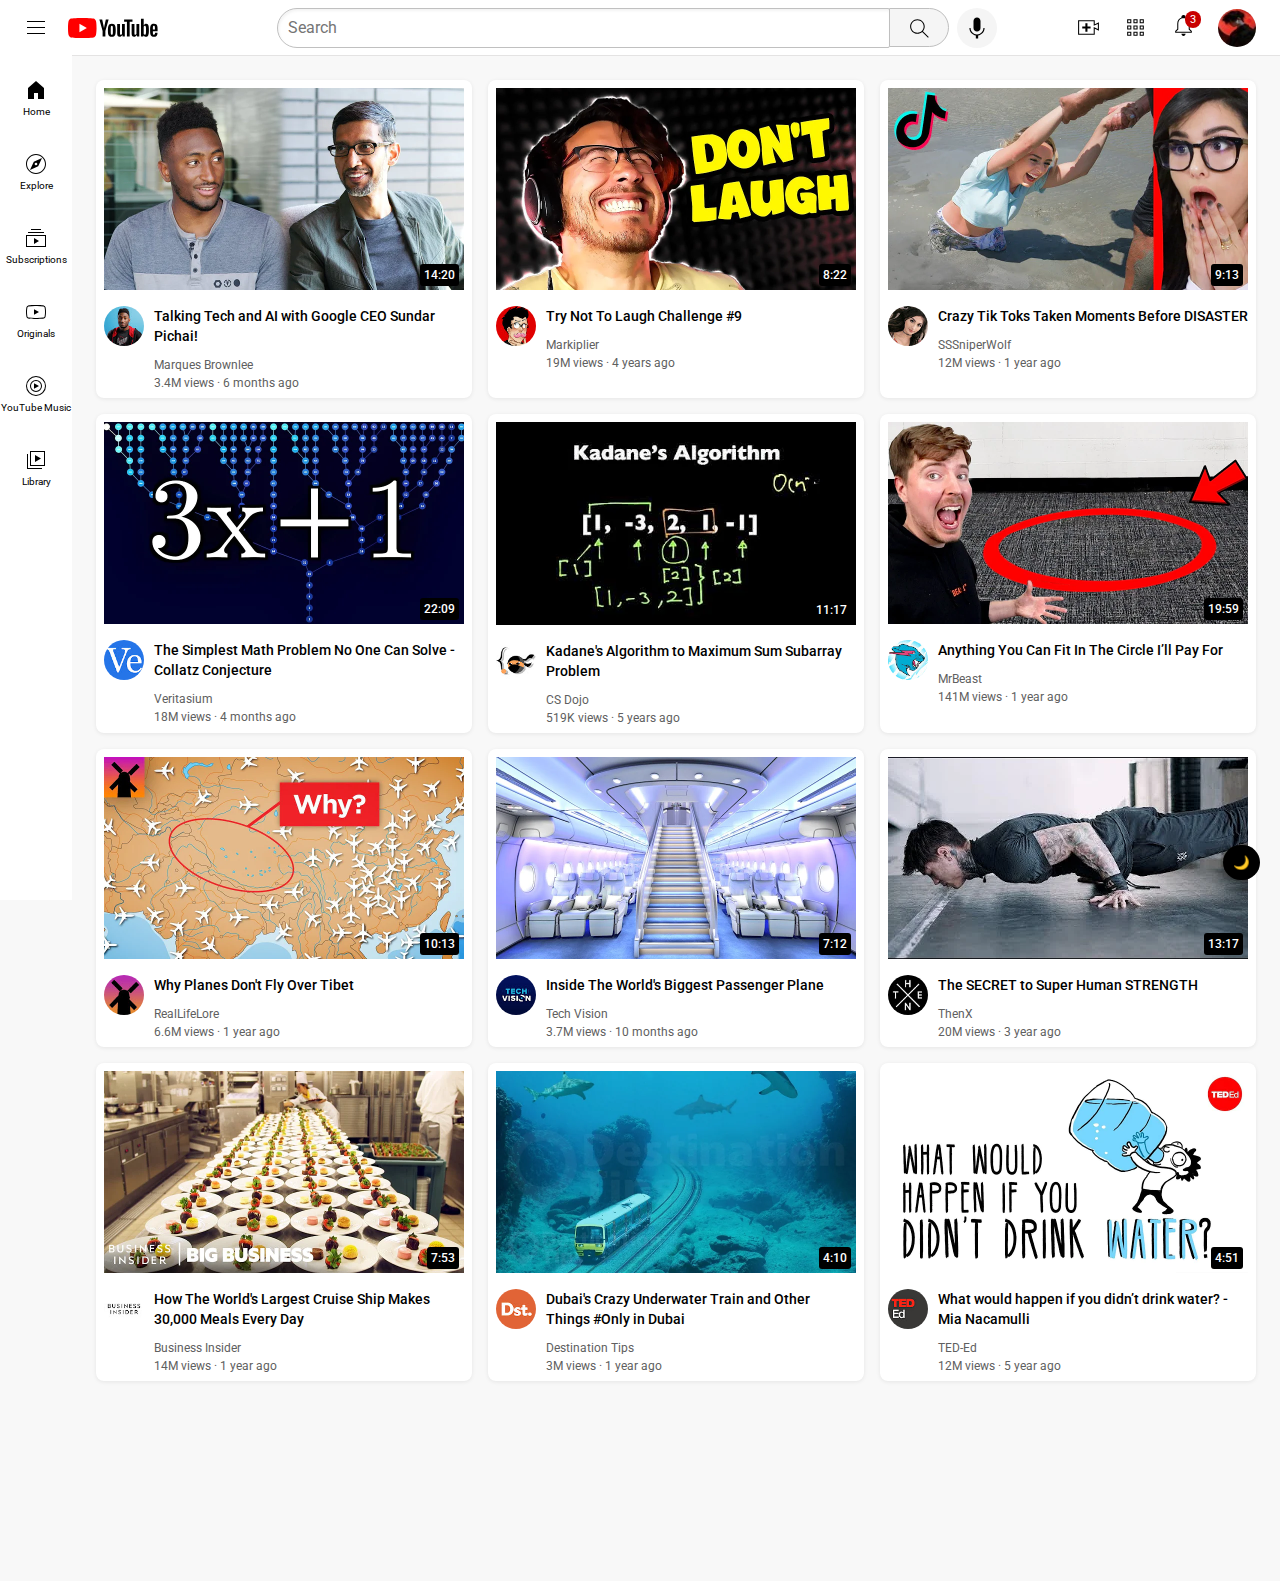
<file: index.html>
<!DOCTYPE html>
<html lang="en">
<head>
    <meta charset="UTF-8">
    <meta name="viewport" content="width=device-width, initial-scale=1.0">
    <title>YouTube.com Clone</title>

    <link rel="preconnect" href="https://fonts.googleapis.com">
    <link rel="preconnect" href="https://fonts.gstatic.com" crossorigin>
    <link href="https://fonts.googleapis.com/css2?family=Roboto:wght@400;500;700&display=swap" rel="stylesheet">
    
    <link rel="stylesheet" href="styling2/general.css">
    <link rel="stylesheet" href="styling2/header.css">
    <link rel="stylesheet" href="styling2/video.css">
    <link rel="stylesheet" href="styling2/siderbar.css">
   
  </head>
  <body>
    <div class="header">
      <div class="start">
        <img class="hamburger-icon" src="logo/hamburger-menu.svg">
        <img class="youtube-icon" src="logo/youtube-logo.svg">
      </div>
      <div class="middle">
        <input class="search-bar" type="text" placeholder="Search">
        <button class="search-logo">
          <img class="search-icon" src="logo/search.svg">
        
        </button>
        <button class="voice-logo">
          <img src="logo/voice-search-icon.svg">
        </button>
      </div>
      <div class="end">
        <img class="upload" src="logo/upload.svg">
        <img class="youtube-app" src="logo/youtube-apps.svg">
        <div class="noti-number">
          <img class="noti" src="logo/notifications.svg">
        <div class="number">3</div>
        </div>
        <img class="my-channel" src="logo/my-channel.jpeg">
      </div>
    </div>
    <div class="sidebar">
      <div class="sidebar-link">
        <img src="logo/home.svg">
        <div>Home</div>
      </div>
      <div class="sidebar-link">
        <img src="logo/explore.svg">
        <div>Explore</div>
      </div>
      <div class="sidebar-link">
        <img src="logo/subscriptions.svg">
        <div>Subscriptions</div>
      </div>
      <div class="sidebar-link">
        <img src="logo/originals.svg">
        <div>Originals</div>
      </div>
      <div class="sidebar-link">
        <img src="logo/youtube-music.svg">
        <div>YouTube Music</div>
      </div>
      <div class="sidebar-link">
        <img src="logo/library.svg">
        <div>Library</div>
      </div>
    </div>
    
   
   
    

    <div class="video-grid">
      <div class="video-preview">
        <div class="thumbnail-row">
          <a href="https://www.youtube.com/watch?v=n2RNcPRtAiY">
            <img class="thumbnail" src="thumbnails/thumbnail-1.webp">
          </a>
          <div class="timelapse">14:20</div>
        </div>
        <div class="video-info-grid">
          <div class="channel-picture">
            <a href="https://www.youtube.com/c/mkbhd">
              <img class="profile-picture" src="channel-pictures/channel-1.jpeg">
            </a>          </div>
          <div class="video-info">
            <p class="video-title">
              Talking Tech and AI with Google CEO Sundar Pichai!
            </p>
            <p class="video-author">
              <a class="channel-link" href="https://www.youtube.com/c/mkbhd">
                Marques Brownlee
              </a>
            </p>
            <p class="video-stats">
              3.4M views &#183; 6 months ago
            </p>
          </div>
        </div>
      </div>

      <div class="video-preview">
        <div class="thumbnail-row">
          <a href="https://www.youtube.com/watch?v=mP0RAo9SKZk">
            <img class="thumbnail" src="thumbnails/thumbnail-2.webp">
          </a>
          <div class="timelapse">8:22</div>
        </div>
        <div class="video-info-grid">
          <div class="channel-picture">
            <a href="https://www.youtube.com/c/markiplier">
              <img class="profile-picture" src="channel-pictures/channel-2.jpeg">
            </a>
          </div>
          <div class="video-info">
            <p class="video-title">
              Try Not To Laugh Challenge #9
            </p>
            <p class="video-author">
              <a class="channel-link" href="https://www.youtube.com/c/markiplier">
                Markiplier
              </a>
            </p>
            <p class="video-stats">
              19M views &#183; 4 years ago
            </p>
          </div>
        </div>
      </div>

      <div class="video-preview">
        <div class="thumbnail-row">
          <a href="https://www.youtube.com/watch?v=FgjPQQeTh1w">
            <img class="thumbnail" src="thumbnails/thumbnail-3.webp">
          </a>
          <div class="timelapse">9:13</div>
        </div>
        <div class="video-info-grid">
          <div class="channel-picture">
            <a href="https://www.youtube.com/user/SSSniperWolf">
              <img class="profile-picture" src="channel-pictures/channel-3.jpeg">
            </a>
          </div>
          <div class="video-info">
            <p class="video-title">
              Crazy Tik Toks Taken Moments Before DISASTER
            </p>
            <p class="video-author">
              <a class="channel-link" href="https://www.youtube.com/user/SSSniperWolf">
                SSSniperWolf
              </a>
            </p>
            <p class="video-stats">
              12M views &#183; 1 year ago
            </p>
          </div>
        </div>
      </div>

      <div class="video-preview">
        <div class="thumbnail-row">
          <a href="https://www.youtube.com/watch?v=094y1Z2wpJg">
            <img class="thumbnail" src="thumbnails/thumbnail-4.webp">
          </a>
          <div class="timelapse">22:09</div>
        </div>
        <div class="video-info-grid">
          <div class="channel-picture">
            <a href="https://www.youtube.com/c/veritasium">
              <img class="profile-picture" src="channel-pictures/channel-4.jpeg">
            </a>
          </div>
          <div class="video-info">
            <p class="video-title">
              The Simplest Math Problem No One Can Solve - Collatz Conjecture
            </p>
            
            <p class="video-author">
              <a class="channel-link" href="https://www.youtube.com/c/veritasium">
                Veritasium
              </a>
            </p>
            <p class="video-stats">
              18M views &#183; 4 months ago
            </p>
          </div>
        </div>
      </div>

      <div class="video-preview">
        <div class="thumbnail-row">
          <a href="https://www.youtube.com/watch?v=86CQq3pKSUw">
            <img class="thumbnail" src="thumbnails/thumbnail-5.webp">
          </a>
          <div class="timelapse">11:17</div>
        </div>
        <div class="video-info-grid">
          <div class="channel-picture">
            <a href="https://www.youtube.com/c/CSDojo">
              <img class="profile-picture" src="channel-pictures/channel-5.jpeg">
            </a>
          </div>
          <div class="video-info">
            <p class="video-title">
              Kadane's Algorithm to Maximum Sum Subarray Problem
            </p>
            <p class="video-author">
              <a class="channel-link" href="https://www.youtube.com/c/CSDojo"> 
                CS Dojo
              </a>
            </p>
            <p class="video-stats">
              519K views &#183; 5 years ago
            </p>
          </div>
        </div>
      </div>

      <div class="video-preview">
        <div class="thumbnail-row">
          <a href="https://www.youtube.com/watch?v=yXWw0_UfSFg">
            <img class="thumbnail" src="thumbnails/thumbnail-6.webp">
          </a>
          <div class="timelapse">19:59</div>
        </div>
        <div class="video-info-grid">
          <div class="channel-picture">
            <a href="https://www.youtube.com/channel/UCX6OQ3DkcsbYNE6H8uQQuVA">
              <img class="profile-picture" src="channel-pictures/channel-6.jpeg">
            </a>
          </div>
          <div class="video-info">
            <p class="video-title">
              Anything You Can Fit In The Circle I’ll Pay For
            </p>
            <p class="video-author">
              <a class="channel-link" href="https://www.youtube.com/channel/UCX6OQ3DkcsbYNE6H8uQQuVA"> 
                MrBeast 
              </a>
            </p>
            <p class="video-stats">
              141M views &#183; 1 year ago
            </p>
          </div>
        </div>
      </div>

      <div class="video-preview">
        <div class="thumbnail-row">
          <a href="https://www.youtube.com/watch?v=fNVa1qMbF9Y">
            <img class="thumbnail" src="thumbnails/thumbnail-7.webp">
          </a>
          <div class="timelapse">10:13</div>
        </div>
        <div class="video-info-grid">
          <div class="channel-picture">
            <a href="https://www.youtube.com/channel/UCP5tjEmvPItGyLhmjdwP7Ww">
              <img class="profile-picture" src="channel-pictures/channel-7.jpeg">
            </a>
          </div>
          <div class="video-info">
            <p class="video-title">
              Why Planes Don't Fly Over Tibet
            </p>
            <p class="video-author">
              <a class="channel-link" href="https://www.youtube.com/channel/UCP5tjEmvPItGyLhmjdwP7Ww"> 
                RealLifeLore
              </a>
            </p>
            <p class="video-stats">
              6.6M views &#183; 1 year ago
            </p>
          </div>
        </div>
      </div>

      <div class="video-preview">
        <div class="thumbnail-row">
          <a href="https://www.youtube.com/watch?v=lFm4EM1juls">
            <img class="thumbnail" src="thumbnails/thumbnail-8.webp">
          </a>
          <div class="timelapse">7:12</div>
        </div>
        <div class="video-info-grid">
         <div class="channel-picture">
            <a href="https://www.youtube.com/channel/UCHAK6CyegY22Zj2GWrcaIxg">
              <img class="profile-picture" src="channel-pictures/channel-8.jpeg">
            </a>
          </div>
          <div class="video-info">
            <p class="video-title">
             Inside The World's Biggest Passenger Plane
            </p>
            <p class="video-author">
              <a class="channel-link" href="https://www.youtube.com/channel/UCHAK6CyegY22Zj2GWrcaIxg"> 
                Tech Vision
              </a>
            </p>
            <p class="video-stats">
              3.7M views &#183; 10 months ago
            </p>
          </div>
        </div>
      </div>

      <div class="video-preview">
        <div class="thumbnail-row">
          <a href="https://www.youtube.com/watch?v=ixmxOlcrlUc">
            <img class="thumbnail" src="thumbnails/thumbnail-9.webp">
          </a>
          <div class="timelapse">13:17</div>
        </div>
        <div class="video-info-grid">
          <div class="channel-picture">
            <a href="https://www.youtube.com/c/OFFICIALTHENXSTUDIOS">
              <img class="profile-picture" src="channel-pictures/channel-9.jpeg">
            </a>
          </div>
          <div class="video-info">
            <p class="video-title">
              The SECRET to Super Human STRENGTH
            </p>
            <p class="video-author">
              <a class="channel-link" href="https://www.youtube.com/c/OFFICIALTHENXSTUDIOS"> 
                ThenX
              </a>
            </p>
            <p class="video-stats">
              20M views &#183; 3 year ago
            </p>
          </div>
        </div>
      </div>

      <div class="video-preview">
        <div class="thumbnail-row">
          <a href="https://www.youtube.com/watch?v=R2vXbFp5C9o">
            <img class="thumbnail" src="thumbnails/thumbnail-10.webp">
          </a>
          <div class="timelapse">7:53</div>
        </div>
        <div class="video-info-grid">
          <div class="channel-picture">
            <a href="https://www.youtube.com/user/businessinsider">
              <img class="profile-picture" src="channel-pictures/channel-10.jpeg">
            </a>
          </div>
          <div class="video-info">
            <p class="video-title">
              How The World's Largest Cruise Ship Makes 30,000 Meals Every Day
            </p>
            <p class="video-author">
              <a class="channel-link" href="https://www.youtube.com/user/businessinsider"> 
                Business Insider
              </a>
            </p>
            <p class="video-stats">
              14M views &#183; 1 year ago
            </p>
          </div>
        </div>
      </div>

      <div class="video-preview">
        <div class="thumbnail-row">
          <a href="https://www.youtube.com/watch?v=0nZuYyXET3s">
            <img class="thumbnail" src="thumbnails/thumbnail-11.webp">
          </a>
          <div class="timelapse">4:10</div>
        </div>
        <div class="video-info-grid">
          <div class="channel-picture">
            <a href="https://www.youtube.com/c/Destinationtips">
              <img class="profile-picture" src="channel-pictures/channel-11.jpeg">
            </a>
          </div>
          <div class="video-info">
            <p class="video-title">
              Dubai's Crazy Underwater Train and Other Things #Only in Dubai
            </p>
            <p class="video-author">
              <a class="channel-link" href="https://www.youtube.com/c/Destinationtips"> 
                Destination Tips
              </a>
            </p>
            <p class="video-stats">
              3M views &#183; 1 year ago
            </p>
          </div>
        </div>
      </div>

      <div class="video-preview">
        <div class="thumbnail-row">
          <a href="https://www.youtube.com/watch?v=9iMGFqMmUFs">
            <img class="thumbnail" src="thumbnails/thumbnail-12.webp">
          </a>
          <div class="timelapse">4:51</div>
        </div>
        <div class="video-info-grid">
          <div class="channel-picture">
            <a href="https://www.youtube.com/teded">
              <img class="profile-picture" src="channel-pictures/channel-12.jpeg">
            </a>
          </div>
          <div class="video-info">
            <p class="video-title">
              What would happen if you didn’t drink water? - Mia Nacamulli
            </p>
            <p class="video-author">
              <a class="channel-link" href="https://www.youtube.com/teded"> 
                TED-Ed
              </a>
            </p>
            <p class="video-stats">
              12M views &#183; 5 year ago
            </p>
          </div>
        </div>
      </div>

    </div>
    <!-- 🌙 Dark Mode Toggle -->
<button onclick="toggleDarkMode()" 
        style="position: fixed; bottom: 20px; right: 20px; padding: 10px; border-radius: 50px; background-color: black; color: white; border: none; cursor: pointer; z-index: 1000;">
  🌙
</button>

<script>
  function toggleDarkMode() {
    document.body.classList.toggle('dark-mode');
  }
</script>

  </body>
</html>
</file>
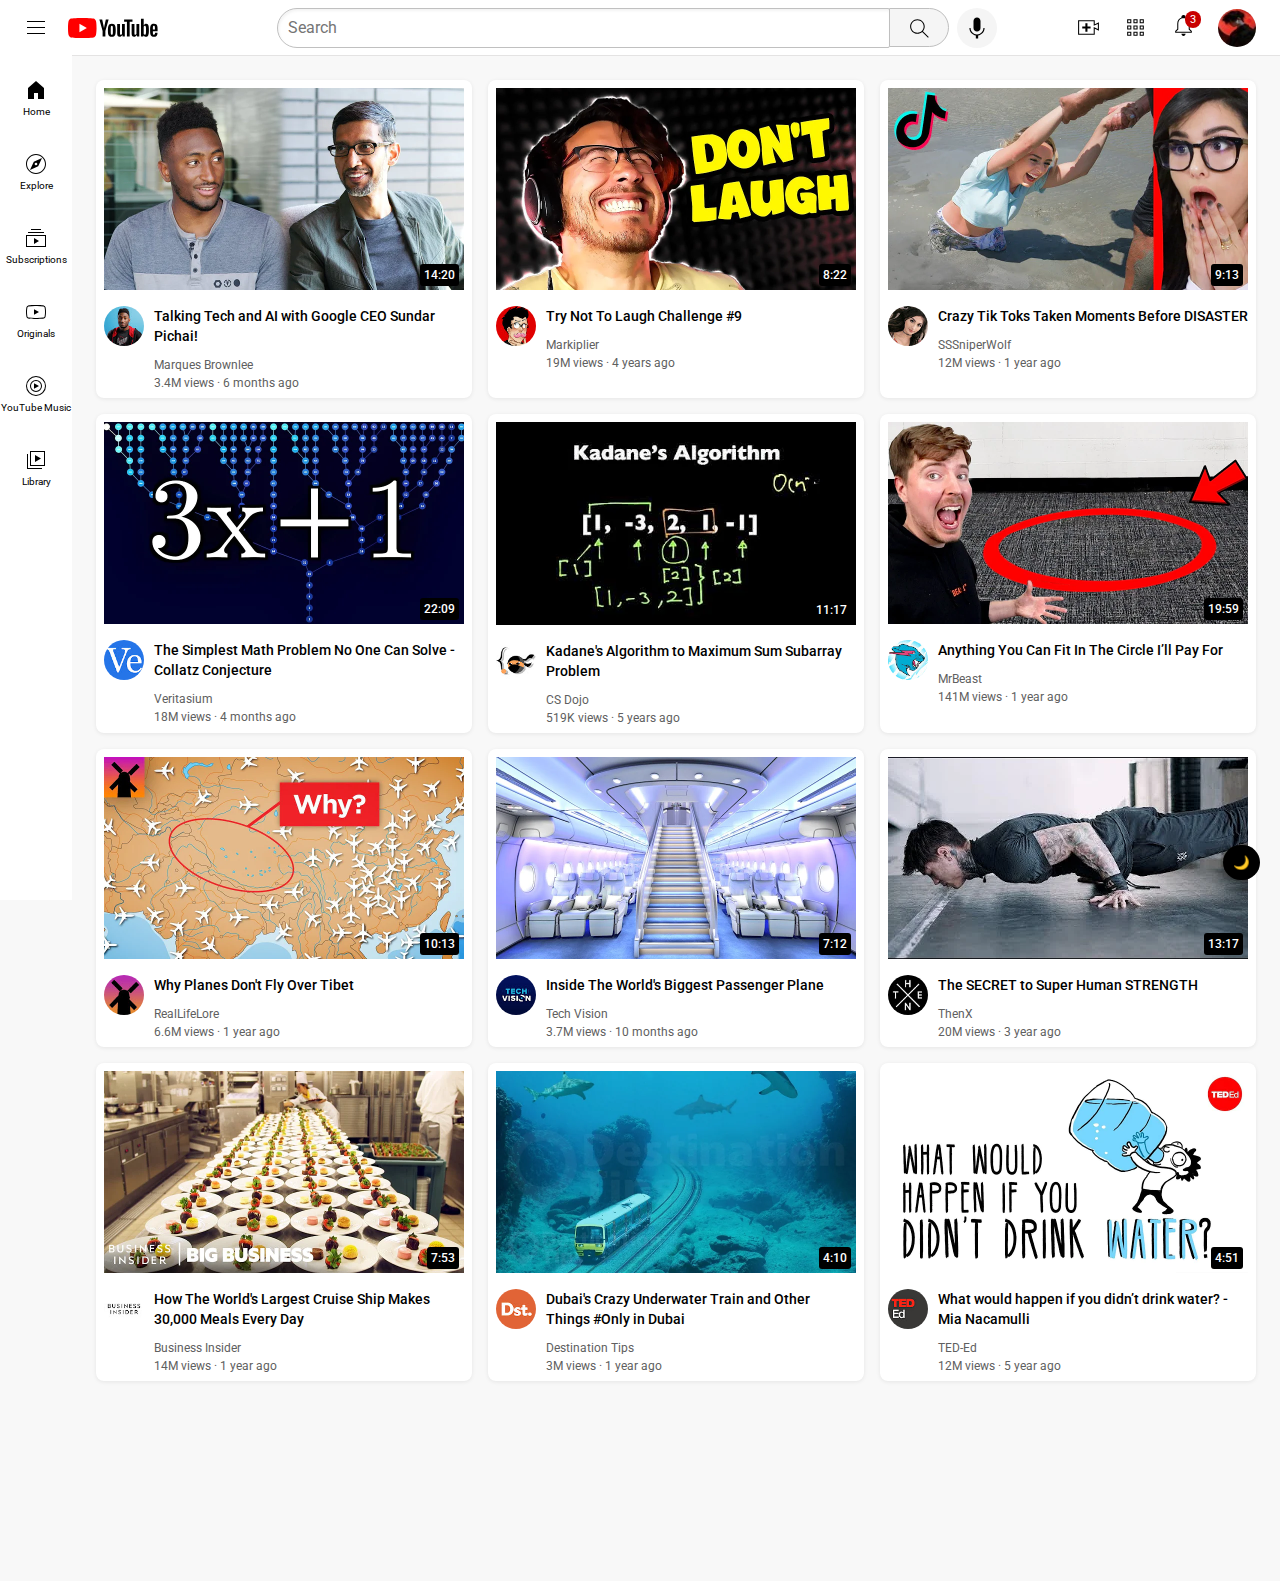
<file: youtube.html>
<!DOCTYPE html>
<html lang="en">
<head>
    <meta charset="UTF-8">
    <meta name="viewport" content="width=device-width, initial-scale=1.0">
    <title>YouTube.com Clone</title>

    <link rel="preconnect" href="https://fonts.googleapis.com">
    <link rel="preconnect" href="https://fonts.gstatic.com" crossorigin>
    <link href="https://fonts.googleapis.com/css2?family=Roboto:wght@400;500;700&display=swap" rel="stylesheet">
    
    <link rel="stylesheet" href="styling2/general.css">
    <link rel="stylesheet" href="styling2/header.css">
    <link rel="stylesheet" href="styling2/video.css">
    <link rel="stylesheet" href="styling2/siderbar.css">
   
  </head>
  <body>
    <div class="header">
      <div class="start">
        <img class="hamburger-icon" src="logo/hamburger-menu.svg">
        <img class="youtube-icon" src="logo/youtube-logo.svg">
      </div>
      <div class="middle">
        <input class="search-bar" type="text" placeholder="Search">
        <button class="search-logo">
          <img class="search-icon" src="logo/search.svg">
        
        </button>
        <button class="voice-logo">
          <img src="logo/voice-search-icon.svg">
        </button>
      </div>
      <div class="end">
        <img class="upload" src="logo/upload.svg">
        <img class="youtube-app" src="logo/youtube-apps.svg">
        <div class="noti-number">
          <img class="noti" src="logo/notifications.svg">
        <div class="number">3</div>
        </div>
        <img class="my-channel" src="logo/my-channel.jpeg">
      </div>
    </div>
    <div class="sidebar">
      <div class="sidebar-link">
        <img src="logo/home.svg">
        <div>Home</div>
      </div>
      <div class="sidebar-link">
        <img src="logo/explore.svg">
        <div>Explore</div>
      </div>
      <div class="sidebar-link">
        <img src="logo/subscriptions.svg">
        <div>Subscriptions</div>
      </div>
      <div class="sidebar-link">
        <img src="logo/originals.svg">
        <div>Originals</div>
      </div>
      <div class="sidebar-link">
        <img src="logo/youtube-music.svg">
        <div>YouTube Music</div>
      </div>
      <div class="sidebar-link">
        <img src="logo/library.svg">
        <div>Library</div>
      </div>
    </div>
    
   
   
    

    <div class="video-grid">
      <div class="video-preview">
        <div class="thumbnail-row">
          <a href="https://www.youtube.com/watch?v=n2RNcPRtAiY">
            <img class="thumbnail" src="thumbnails/thumbnail-1.webp">
          </a>
          <div class="timelapse">14:20</div>
        </div>
        <div class="video-info-grid">
          <div class="channel-picture">
            <a href="https://www.youtube.com/c/mkbhd">
              <img class="profile-picture" src="channel-pictures/channel-1.jpeg">
            </a>          </div>
          <div class="video-info">
            <p class="video-title">
              Talking Tech and AI with Google CEO Sundar Pichai!
            </p>
            <p class="video-author">
              <a class="channel-link" href="https://www.youtube.com/c/mkbhd">
                Marques Brownlee
              </a>
            </p>
            <p class="video-stats">
              3.4M views &#183; 6 months ago
            </p>
          </div>
        </div>
      </div>

      <div class="video-preview">
        <div class="thumbnail-row">
          <a href="https://www.youtube.com/watch?v=mP0RAo9SKZk">
            <img class="thumbnail" src="thumbnails/thumbnail-2.webp">
          </a>
          <div class="timelapse">8:22</div>
        </div>
        <div class="video-info-grid">
          <div class="channel-picture">
            <a href="https://www.youtube.com/c/markiplier">
              <img class="profile-picture" src="channel-pictures/channel-2.jpeg">
            </a>
          </div>
          <div class="video-info">
            <p class="video-title">
              Try Not To Laugh Challenge #9
            </p>
            <p class="video-author">
              <a class="channel-link" href="https://www.youtube.com/c/markiplier">
                Markiplier
              </a>
            </p>
            <p class="video-stats">
              19M views &#183; 4 years ago
            </p>
          </div>
        </div>
      </div>

      <div class="video-preview">
        <div class="thumbnail-row">
          <a href="https://www.youtube.com/watch?v=FgjPQQeTh1w">
            <img class="thumbnail" src="thumbnails/thumbnail-3.webp">
          </a>
          <div class="timelapse">9:13</div>
        </div>
        <div class="video-info-grid">
          <div class="channel-picture">
            <a href="https://www.youtube.com/user/SSSniperWolf">
              <img class="profile-picture" src="channel-pictures/channel-3.jpeg">
            </a>
          </div>
          <div class="video-info">
            <p class="video-title">
              Crazy Tik Toks Taken Moments Before DISASTER
            </p>
            <p class="video-author">
              <a class="channel-link" href="https://www.youtube.com/user/SSSniperWolf">
                SSSniperWolf
              </a>
            </p>
            <p class="video-stats">
              12M views &#183; 1 year ago
            </p>
          </div>
        </div>
      </div>

      <div class="video-preview">
        <div class="thumbnail-row">
          <a href="https://www.youtube.com/watch?v=094y1Z2wpJg">
            <img class="thumbnail" src="thumbnails/thumbnail-4.webp">
          </a>
          <div class="timelapse">22:09</div>
        </div>
        <div class="video-info-grid">
          <div class="channel-picture">
            <a href="https://www.youtube.com/c/veritasium">
              <img class="profile-picture" src="channel-pictures/channel-4.jpeg">
            </a>
          </div>
          <div class="video-info">
            <p class="video-title">
              The Simplest Math Problem No One Can Solve - Collatz Conjecture
            </p>
            
            <p class="video-author">
              <a class="channel-link" href="https://www.youtube.com/c/veritasium">
                Veritasium
              </a>
            </p>
            <p class="video-stats">
              18M views &#183; 4 months ago
            </p>
          </div>
        </div>
      </div>

      <div class="video-preview">
        <div class="thumbnail-row">
          <a href="https://www.youtube.com/watch?v=86CQq3pKSUw">
            <img class="thumbnail" src="thumbnails/thumbnail-5.webp">
          </a>
          <div class="timelapse">11:17</div>
        </div>
        <div class="video-info-grid">
          <div class="channel-picture">
            <a href="https://www.youtube.com/c/CSDojo">
              <img class="profile-picture" src="channel-pictures/channel-5.jpeg">
            </a>
          </div>
          <div class="video-info">
            <p class="video-title">
              Kadane's Algorithm to Maximum Sum Subarray Problem
            </p>
            <p class="video-author">
              <a class="channel-link" href="https://www.youtube.com/c/CSDojo"> 
                CS Dojo
              </a>
            </p>
            <p class="video-stats">
              519K views &#183; 5 years ago
            </p>
          </div>
        </div>
      </div>

      <div class="video-preview">
        <div class="thumbnail-row">
          <a href="https://www.youtube.com/watch?v=yXWw0_UfSFg">
            <img class="thumbnail" src="thumbnails/thumbnail-6.webp">
          </a>
          <div class="timelapse">19:59</div>
        </div>
        <div class="video-info-grid">
          <div class="channel-picture">
            <a href="https://www.youtube.com/channel/UCX6OQ3DkcsbYNE6H8uQQuVA">
              <img class="profile-picture" src="channel-pictures/channel-6.jpeg">
            </a>
          </div>
          <div class="video-info">
            <p class="video-title">
              Anything You Can Fit In The Circle I’ll Pay For
            </p>
            <p class="video-author">
              <a class="channel-link" href="https://www.youtube.com/channel/UCX6OQ3DkcsbYNE6H8uQQuVA"> 
                MrBeast 
              </a>
            </p>
            <p class="video-stats">
              141M views &#183; 1 year ago
            </p>
          </div>
        </div>
      </div>

      <div class="video-preview">
        <div class="thumbnail-row">
          <a href="https://www.youtube.com/watch?v=fNVa1qMbF9Y">
            <img class="thumbnail" src="thumbnails/thumbnail-7.webp">
          </a>
          <div class="timelapse">10:13</div>
        </div>
        <div class="video-info-grid">
          <div class="channel-picture">
            <a href="https://www.youtube.com/channel/UCP5tjEmvPItGyLhmjdwP7Ww">
              <img class="profile-picture" src="channel-pictures/channel-7.jpeg">
            </a>
          </div>
          <div class="video-info">
            <p class="video-title">
              Why Planes Don't Fly Over Tibet
            </p>
            <p class="video-author">
              <a class="channel-link" href="https://www.youtube.com/channel/UCP5tjEmvPItGyLhmjdwP7Ww"> 
                RealLifeLore
              </a>
            </p>
            <p class="video-stats">
              6.6M views &#183; 1 year ago
            </p>
          </div>
        </div>
      </div>

      <div class="video-preview">
        <div class="thumbnail-row">
          <a href="https://www.youtube.com/watch?v=lFm4EM1juls">
            <img class="thumbnail" src="thumbnails/thumbnail-8.webp">
          </a>
          <div class="timelapse">7:12</div>
        </div>
        <div class="video-info-grid">
         <div class="channel-picture">
            <a href="https://www.youtube.com/channel/UCHAK6CyegY22Zj2GWrcaIxg">
              <img class="profile-picture" src="channel-pictures/channel-8.jpeg">
            </a>
          </div>
          <div class="video-info">
            <p class="video-title">
             Inside The World's Biggest Passenger Plane
            </p>
            <p class="video-author">
              <a class="channel-link" href="https://www.youtube.com/channel/UCHAK6CyegY22Zj2GWrcaIxg"> 
                Tech Vision
              </a>
            </p>
            <p class="video-stats">
              3.7M views &#183; 10 months ago
            </p>
          </div>
        </div>
      </div>

      <div class="video-preview">
        <div class="thumbnail-row">
          <a href="https://www.youtube.com/watch?v=ixmxOlcrlUc">
            <img class="thumbnail" src="thumbnails/thumbnail-9.webp">
          </a>
          <div class="timelapse">13:17</div>
        </div>
        <div class="video-info-grid">
          <div class="channel-picture">
            <a href="https://www.youtube.com/c/OFFICIALTHENXSTUDIOS">
              <img class="profile-picture" src="channel-pictures/channel-9.jpeg">
            </a>
          </div>
          <div class="video-info">
            <p class="video-title">
              The SECRET to Super Human STRENGTH
            </p>
            <p class="video-author">
              <a class="channel-link" href="https://www.youtube.com/c/OFFICIALTHENXSTUDIOS"> 
                ThenX
              </a>
            </p>
            <p class="video-stats">
              20M views &#183; 3 year ago
            </p>
          </div>
        </div>
      </div>

      <div class="video-preview">
        <div class="thumbnail-row">
          <a href="https://www.youtube.com/watch?v=R2vXbFp5C9o">
            <img class="thumbnail" src="thumbnails/thumbnail-10.webp">
          </a>
          <div class="timelapse">7:53</div>
        </div>
        <div class="video-info-grid">
          <div class="channel-picture">
            <a href="https://www.youtube.com/user/businessinsider">
              <img class="profile-picture" src="channel-pictures/channel-10.jpeg">
            </a>
          </div>
          <div class="video-info">
            <p class="video-title">
              How The World's Largest Cruise Ship Makes 30,000 Meals Every Day
            </p>
            <p class="video-author">
              <a class="channel-link" href="https://www.youtube.com/user/businessinsider"> 
                Business Insider
              </a>
            </p>
            <p class="video-stats">
              14M views &#183; 1 year ago
            </p>
          </div>
        </div>
      </div>

      <div class="video-preview">
        <div class="thumbnail-row">
          <a href="https://www.youtube.com/watch?v=0nZuYyXET3s">
            <img class="thumbnail" src="thumbnails/thumbnail-11.webp">
          </a>
          <div class="timelapse">4:10</div>
        </div>
        <div class="video-info-grid">
          <div class="channel-picture">
            <a href="https://www.youtube.com/c/Destinationtips">
              <img class="profile-picture" src="channel-pictures/channel-11.jpeg">
            </a>
          </div>
          <div class="video-info">
            <p class="video-title">
              Dubai's Crazy Underwater Train and Other Things #Only in Dubai
            </p>
            <p class="video-author">
              <a class="channel-link" href="https://www.youtube.com/c/Destinationtips"> 
                Destination Tips
              </a>
            </p>
            <p class="video-stats">
              3M views &#183; 1 year ago
            </p>
          </div>
        </div>
      </div>

      <div class="video-preview">
        <div class="thumbnail-row">
          <a href="https://www.youtube.com/watch?v=9iMGFqMmUFs">
            <img class="thumbnail" src="thumbnails/thumbnail-12.webp">
          </a>
          <div class="timelapse">4:51</div>
        </div>
        <div class="video-info-grid">
          <div class="channel-picture">
            <a href="https://www.youtube.com/teded">
              <img class="profile-picture" src="channel-pictures/channel-12.jpeg">
            </a>
          </div>
          <div class="video-info">
            <p class="video-title">
              What would happen if you didn’t drink water? - Mia Nacamulli
            </p>
            <p class="video-author">
              <a class="channel-link" href="https://www.youtube.com/teded"> 
                TED-Ed
              </a>
            </p>
            <p class="video-stats">
              12M views &#183; 5 year ago
            </p>
          </div>
        </div>
      </div>

    </div>
    <!-- 🌙 Dark Mode Toggle -->
<button onclick="toggleDarkMode()" 
        style="position: fixed; bottom: 20px; right: 20px; padding: 10px; border-radius: 50px; background-color: black; color: white; border: none; cursor: pointer; z-index: 1000;">
  🌙
</button>

<script>
  function toggleDarkMode() {
    document.body.classList.toggle('dark-mode');
  }
</script>

  </body>
</html>
</file>
<file: styling2/general.css>
html {
  font-family: 'Roboto', Arial, sans-serif;
  -webkit-font-smoothing: antialiased;
}

p {
  font-family: Roboto, Arial;
  margin-top: 0;
  margin-bottom: 0;
}

body {
  margin: 0;
  padding-top: 80px;
  padding-left: 96px;
  padding-right: 24px;
  padding-bottom: 200px;
  background-color: rgb(248, 248, 248);
}

/* 🌙 Dark mode styles */
body.dark-mode {
  background-color: #181818;
  color: white;
}

body.dark-mode .header,
body.dark-mode .sidebar,
body.dark-mode .video-preview {
  background-color: #202020;
  color: white;
  border-color: #303030;
}

body.dark-mode .search-bar {
  background-color: #121212;
  color: white;
  border: 1px solid #333;
}

body.dark-mode .video-author,
body.dark-mode .video-stats {
  color: rgb(170, 170, 170);
}

body.dark-mode .sidebar-link:hover {
  background-color: #3d3d3d;
}

/* 📱 Responsive sidebar for mobile */
@media (max-width: 768px) {
  .sidebar {
    display: none;
  }

  body {
    padding-left: 16px;
    padding-right: 16px;
  }
}
</file>
<file: styling2/header.css>
.header{
  display: flex;
  flex-direction: row;
  height: 55px;
 justify-content: space-between;
 position: fixed;
 background-color: white;
 top: 0px;
 left: 0px;
 right: 0px;
 z-index: 100;
 border-bottom-style: solid;
 border-bottom-width: 1px;
 border-bottom-color: rgb(228, 227, 227);
 
}

.start{
 align-items: center;
 display: flex;
}
.hamburger-icon{
  height: 24px;
  margin-left: 24px;
  margin-right: 20px;
  
}
.youtube-icon{
  height: 20px;
  
}
.middle{
  flex: 1;
  align-content: center;
  max-width: 720px;
  margin-left: 60px;
  display: flex;
  align-items: center;
}
.search-bar {
  flex: 1;
  height: 36px;
  padding-left:10px;
  font-size: 16px;
  border-width: 1px;
  border-style: solid;
  border-color: rgb(192, 192, 192);
  border-radius: 2px;
  box-shadow: inset 1px 2px 3px
  rgba(0, 0, 0,0.05);
  border-top-left-radius:20px ;
  border-bottom-left-radius:20px ;
  width: 50px;
  }
.search-bar::placeholder{
  font-family: Roboto,Arial;
  font-size: 16px;
}


.search-logo{
  height:39px;
  width: 60px;
  border-width: 1px;
  border-style: solid;
  border-color: rgb(191, 191, 191);
  background-color: rgb(245, 245, 245);
  margin-left: -1px;
  margin-right: 8px;
  border-top-right-radius:20px ;
  border-bottom-right-radius:20px ;

}
.search-icon{
  height: 25px;
  padding-top: 5px;
}
.voice-logo{
  cursor: pointer;
  height: 40px;
  width: 40px;
  border-radius: 20px;
  border: none;
  background-color: rgb(245, 245, 245);
  display: flex;
  justify-content: center;
  align-items: center;
}
.end{
  margin-left: 20px;
  margin-right: 24px;
  width: 180px;
  align-items: center;
  display: flex;
  justify-content: space-between;
  flex-shrink: 0;
}
.upload{
  height: 25px;
}
.youtube-app{
  height: 25px;
}
.noti{
  height: 25px;
}
.noti-number{
position: relative;
}
.number{
  position: absolute;
  top: -2px;
  right: -5px;
  background-color: rgb(200, 0, 0);
  color: white;
  font-family: Roboto, Arial;
  font-size: 11px;
  padding-left: 5px;
  padding-right: 5px;
  padding-top: 2px;
  padding-bottom: 2px;
  border-radius: 10px;
}
.my-channel {
  height: 38px;
  width: 38px;
  border-radius: 50%; 
  overflow:hidden; 
}
</file>
<file: styling2/video.css>
.video-title {
  margin-top: 0;
  font-size: 14px;
  font-weight: 500;
  line-height: 20px;
  margin-bottom: 12px;
}

.video-info-grid {
  display: grid;
  grid-template-columns: 50px 1fr;
}

.profile-picture {
  width: 40px;
  border-radius: 50%;
}

.thumbnail-row {
  margin-bottom: 12px;
  position: relative;
}

.video-author,
.video-stats {
  font-size: 12px;
  color: rgb(96, 96, 96);
}

.video-author {
  margin-bottom: 4px;
}

.video-grid {
  display: grid;
  grid-template-columns: repeat(auto-fit, minmax(280px, 1fr));
  gap: 16px;
}

.thumbnail {
  width: 100%;
}

.timelapse {
  background-color: black;
  color: white;
  font-family: Roboto, Arial, sans-serif;
  font-weight: 500;
  font-size: 12px;
  position: absolute;
  right: 5px;
  bottom: 8px;
  border-radius: 3px;
  padding: 4px;
}
.channel-link{
  text-decoration: none;
  color: inherit;
}
.video-preview {
  background-color: white;
  border-radius: 8px;
  transition: transform 0.2s, box-shadow 0.2s;
  padding: 8px;
  box-shadow: 0 1px 4px rgba(0, 0, 0, 0.08);
}
.video-preview:hover {
  transform: scale(1.03);
  box-shadow: 0 4px 12px rgba(0, 0, 0, 0.2);
}
</file>
<file: styling2/siderbar.css>
.sidebar {
    position: fixed;
    left: 0;
    bottom: 0;
    top: 55px;
    background-color: white;
    width: 72px;
    z-index: 200;
    padding-top: 5px;
  }
  
  .sidebar-link {
    height: 74px;
    display: flex;
    justify-content: center;
    align-items: center;
    flex-direction: column;
    cursor: pointer;
  }
  
  .sidebar-link:hover {
    background-color: rgb(235, 235, 235);
  }
  
  .sidebar-link img {
    height: 24px;
    margin-bottom: 4px;
  }
  
  .sidebar-link div {
    font-family: Roboto, Arial;
    font-size: 10px;
  }
</file>
